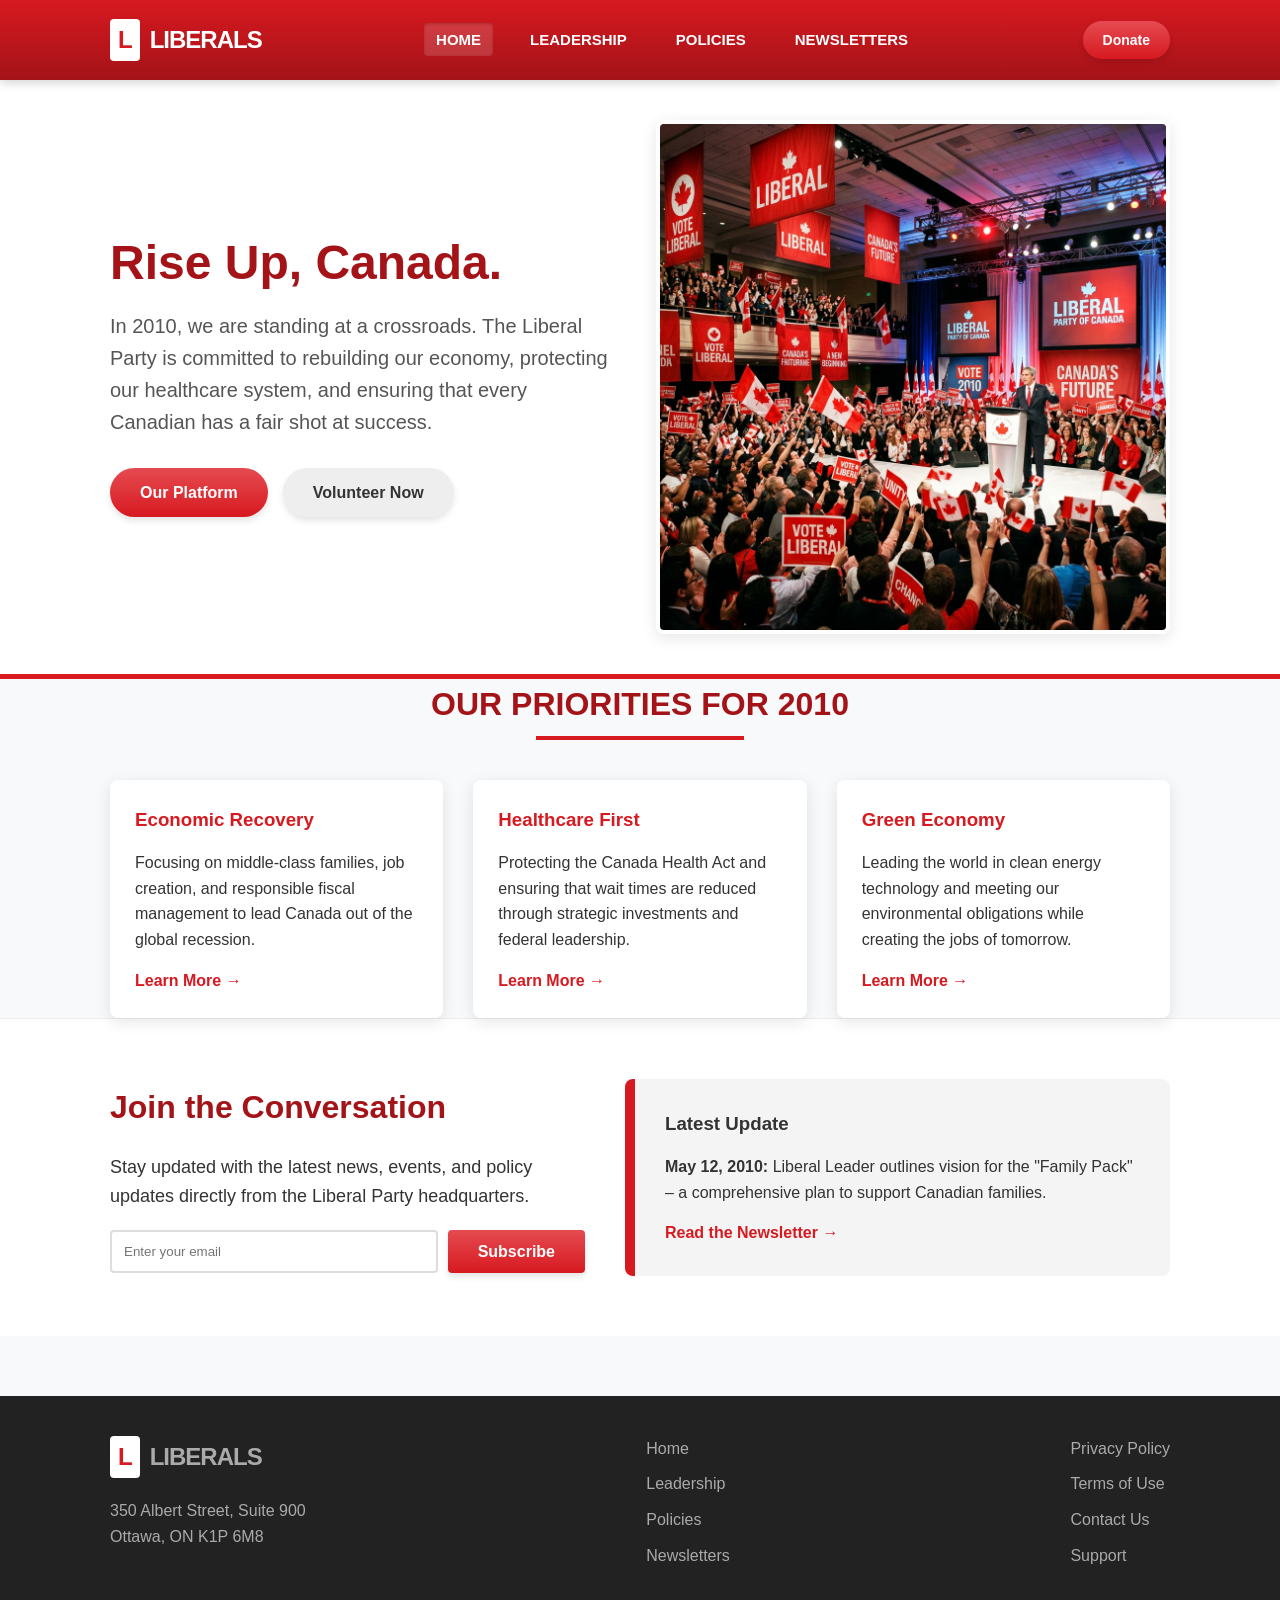
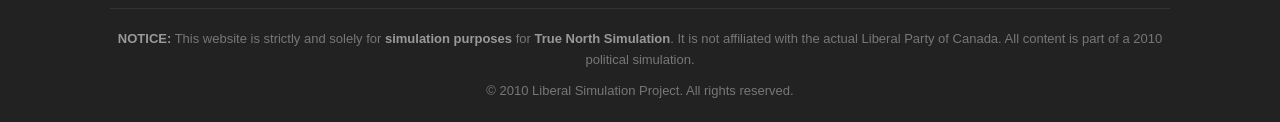
<file: index.html>
<!DOCTYPE html>
<html lang="en">
<head>
    <meta charset="UTF-8">
    <meta name="viewport" content="width=device-width, initial-scale=1.0">
    <title>Liberal Party of Canada | Official Website (2010 Simulation)</title>
    <meta name="description" content="Official 2010 simulation website of the Liberal Party of Canada. Building a better future for all Canadians.">
    <link rel="stylesheet" href="style.css">
</head>
<body>
    <header>
        <div class="nav-container">
            <div class="logo" onclick="location.href='index.html'">
                <span>L</span> LIBERALS
            </div>
            <nav>
                <ul>
                    <li><a href="index.html" class="active">Home</a></li>
                    <li><a href="leadership.html">Leadership</a></li>
                    <li><a href="policies.html">Policies</a></li>
                    <li><a href="newsletters.html">Newsletters</a></li>
                </ul>
            </nav>
            <a href="donate.html" class="btn btn-primary" style="padding: 8px 20px; font-size: 14px;">Donate</a>
        </div>
    </header>

    <main>
        <section class="hero">
            <div class="hero-content">
                <div class="hero-text">
                    <h1>Rise Up, Canada.</h1>
                    <p>In 2010, we are standing at a crossroads. The Liberal Party is committed to rebuilding our economy, protecting our healthcare system, and ensuring that every Canadian has a fair shot at success.</p>
                    <div style="display: flex; gap: 15px;">
                        <a href="policies.html" class="btn btn-primary">Our Platform</a>
                        <a href="#" class="btn" style="background: #eee; color: #333;">Volunteer Now</a>
                    </div>
                </div>
                <div class="hero-image">
                    <img src="assets/hero.png" alt="Liberal Party Rally 2010">
                </div>
            </div>
        </section>

        <section class="container">
            <div class="section-title">
                <h2>Our Priorities for 2010</h2>
            </div>
            <div class="grid">
                <div class="card">
                    <div class="card-body">
                        <h3>Economic Recovery</h3>
                        <p>Focusing on middle-class families, job creation, and responsible fiscal management to lead Canada out of the global recession.</p>
                        <a href="policies.html" style="color: var(--liberal-red); font-weight: bold; text-decoration: none; display: block; margin-top: 15px;">Learn More &rarr;</a>
                    </div>
                </div>
                <div class="card">
                    <div class="card-body">
                        <h3>Healthcare First</h3>
                        <p>Protecting the Canada Health Act and ensuring that wait times are reduced through strategic investments and federal leadership.</p>
                        <a href="policies.html" style="color: var(--liberal-red); font-weight: bold; text-decoration: none; display: block; margin-top: 15px;">Learn More &rarr;</a>
                    </div>
                </div>
                <div class="card">
                    <div class="card-body">
                        <h3>Green Economy</h3>
                        <p>Leading the world in clean energy technology and meeting our environmental obligations while creating the jobs of tomorrow.</p>
                        <a href="policies.html" style="color: var(--liberal-red); font-weight: bold; text-decoration: none; display: block; margin-top: 15px;">Learn More &rarr;</a>
                    </div>
                </div>
            </div>
        </section>

        <section style="background: #fff; border-top: 1px solid #eee;">
            <div class="container" style="display: flex; align-items: center; gap: 40px;">
                <div style="flex: 1;">
                    <h2 style="color: var(--liberal-red-dark); font-size: 32px; margin-bottom: 20px;">Join the Conversation</h2>
                    <p style="font-size: 18px; margin-bottom: 20px;">Stay updated with the latest news, events, and policy updates directly from the Liberal Party headquarters.</p>
                    <form style="display: flex; gap: 10px;">
                        <input type="email" placeholder="Enter your email" style="flex: 1; padding: 12px; border: 2px solid #ddd; border-radius: 4px;">
                        <button type="submit" class="btn btn-primary" style="border-radius: 4px;">Subscribe</button>
                    </form>
                </div>
                <div style="flex: 1; background: #f4f4f4; padding: 30px; border-radius: 8px; border-left: 10px solid var(--liberal-red);">
                    <h3 style="margin-bottom: 15px;">Latest Update</h3>
                    <p><strong>May 12, 2010:</strong> Liberal Leader outlines vision for the "Family Pack" – a comprehensive plan to support Canadian families.</p>
                    <a href="newsletters.html" style="display: inline-block; margin-top: 15px; color: var(--liberal-red); text-decoration: none; font-weight: bold;">Read the Newsletter &rarr;</a>
                </div>
            </div>
        </section>
    </main>

    <footer>
        <div class="container">
            <div class="footer-content">
                <div>
                    <div class="logo" style="margin-bottom: 20px;">
                        <span>L</span> LIBERALS
                    </div>
                    <p>350 Albert Street, Suite 900<br>Ottawa, ON K1P 6M8</p>
                </div>
                <div class="footer-links">
                    <ul>
                        <li><a href="index.html">Home</a></li>
                        <li><a href="leadership.html">Leadership</a></li>
                        <li><a href="policies.html">Policies</a></li>
                        <li><a href="newsletters.html">Newsletters</a></li>
                    </ul>
                </div>
                <div class="footer-links">
                    <ul>
                        <li><a href="#">Privacy Policy</a></li>
                        <li><a href="#">Terms of Use</a></li>
                        <li><a href="#">Contact Us</a></li>
                        <li><a href="#">Support</a></li>
                    </ul>
                </div>
            </div>
            <div class="sim-disclaimer">
                <p><strong>NOTICE:</strong> This website is strictly and solely for <strong>simulation purposes</strong> for <strong>True North Simulation</strong>. It is not affiliated with the actual Liberal Party of Canada. All content is part of a 2010 political simulation.</p>
                <p style="margin-top: 10px;">&copy; 2010 Liberal Simulation Project. All rights reserved.</p>
            </div>
        </div>
    </footer>

    <script src="script.js"></script>
</body>
</html>
</file>
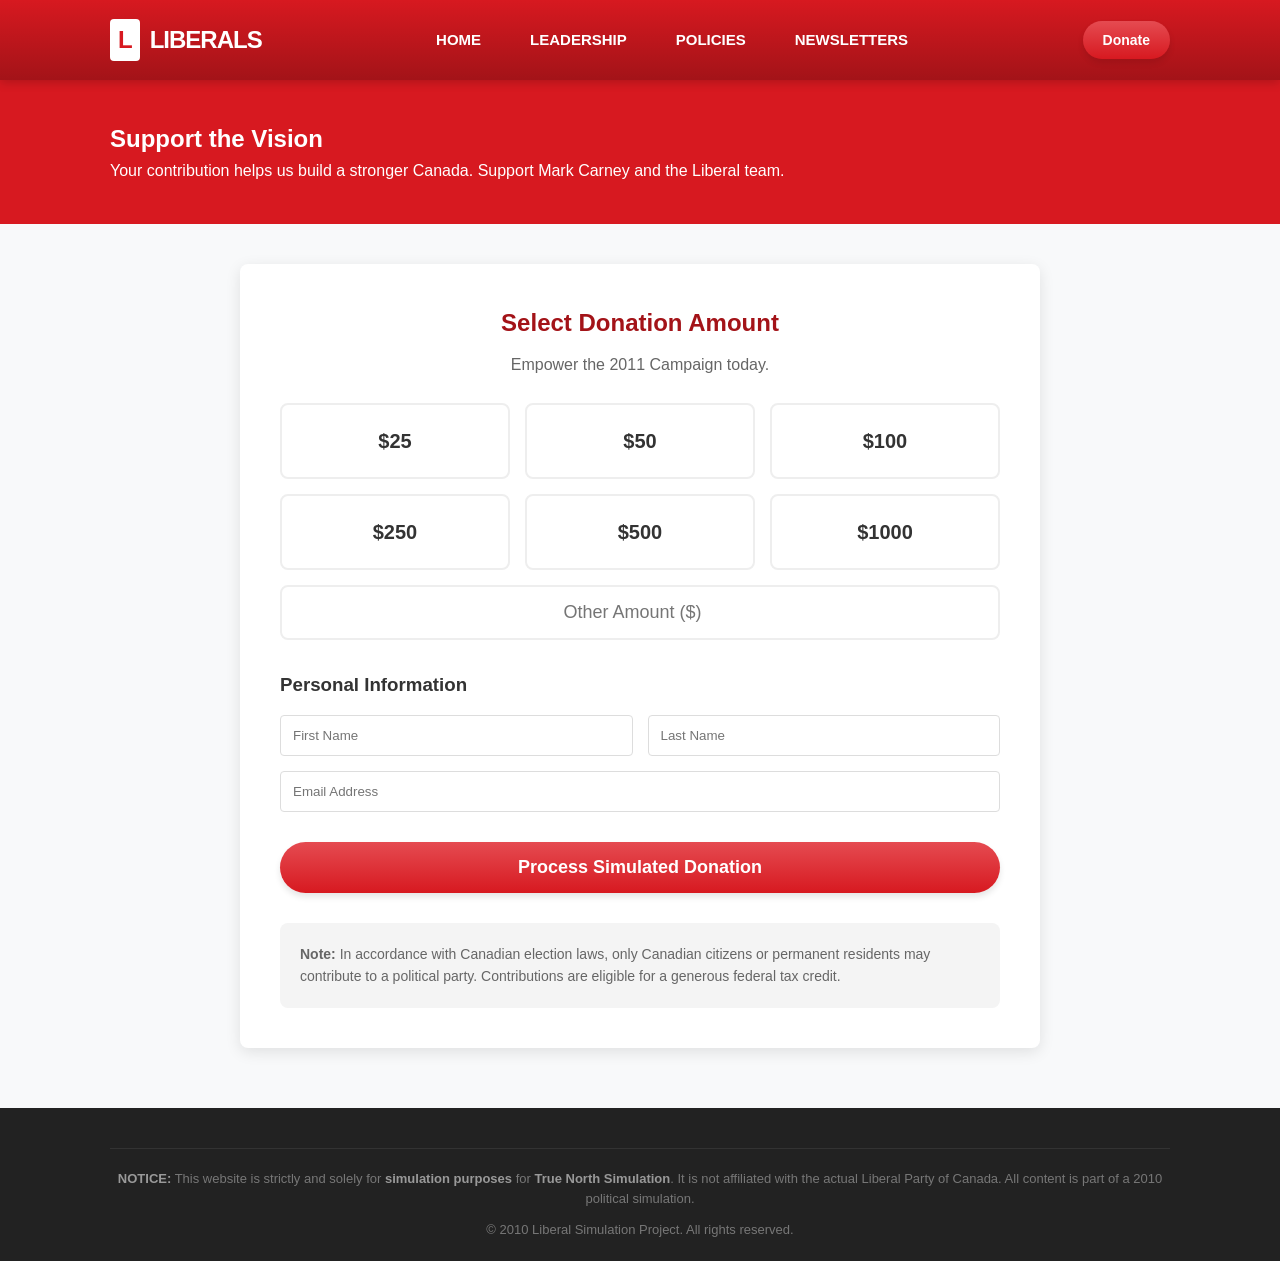
<file: donate.html>
<!DOCTYPE html>
<html lang="en">
<head>
    <meta charset="UTF-8">
    <meta name="viewport" content="width=device-width, initial-scale=1.0">
    <title>Donate | Liberal Party of Canada (2010)</title>
    <link rel="stylesheet" href="style.css">
    <style>
        .donate-container {
            background: white;
            padding: 40px;
            border-radius: 8px;
            box-shadow: var(--shadow);
            max-width: 800px;
            margin: 40px auto;
        }
        .donate-grid {
            display: grid;
            grid-template-columns: repeat(3, 1fr);
            gap: 15px;
            margin: 25px 0;
        }
        .donate-option {
            border: 2px solid #eee;
            padding: 20px;
            text-align: center;
            border-radius: 8px;
            cursor: pointer;
            transition: all 0.2s;
            font-weight: bold;
            font-size: 20px;
        }
        .donate-option:hover, .donate-option.selected {
            border-color: var(--liberal-red);
            color: var(--liberal-red);
            background: #fffafa;
        }
        .donate-option.selected {
            box-shadow: 0 0 10px rgba(215, 25, 32, 0.2);
        }
        .custom-amount {
            grid-column: span 3;
            padding: 15px;
            border: 2px solid #eee;
            border-radius: 8px;
            font-size: 18px;
            text-align: center;
        }
        .benefit-box {
            background: #f4f4f4;
            padding: 20px;
            border-radius: 8px;
            margin-top: 30px;
            font-size: 14px;
            color: #666;
        }
    </style>
</head>
<body>
    <header>
        <div class="nav-container">
            <div class="logo" onclick="location.href='index.html'">
                <span>L</span> LIBERALS
            </div>
            <nav>
                <ul>
                    <li><a href="index.html">Home</a></li>
                    <li><a href="leadership.html">Leadership</a></li>
                    <li><a href="policies.html">Policies</a></li>
                    <li><a href="newsletters.html">Newsletters</a></li>
                </ul>
            </nav>
            <a href="donate.html" class="btn btn-primary active" style="padding: 8px 20px; font-size: 14px;">Donate</a>
        </div>
    </header>

    <main>
        <section style="background: var(--liberal-red); color: white; padding: 40px 0;">
            <div class="container">
                <h1>Support the Vision</h1>
                <p>Your contribution helps us build a stronger Canada. Support Mark Carney and the Liberal team.</p>
            </div>
        </section>

        <section class="container">
            <div class="donate-container">
                <h2 style="color: var(--liberal-red-dark); text-align: center; margin-bottom: 10px;">Select Donation Amount</h2>
                <p style="text-align: center; color: #666;">Empower the 2011 Campaign today.</p>
                
                <div class="donate-grid">
                    <div class="donate-option" onclick="selectAmount(25)">$25</div>
                    <div class="donate-option" onclick="selectAmount(50)">$50</div>
                    <div class="donate-option" onclick="selectAmount(100)">$100</div>
                    <div class="donate-option" onclick="selectAmount(250)">$250</div>
                    <div class="donate-option" onclick="selectAmount(500)">$500</div>
                    <div class="donate-option" onclick="selectAmount(1000)">$1000</div>
                    <input type="number" class="custom-amount" placeholder="Other Amount ($)" id="custom-amt">
                </div>

                <div style="margin-top: 30px;">
                    <h3 style="margin-bottom: 15px;">Personal Information</h3>
                    <div style="display: grid; grid-template-columns: 1fr 1fr; gap: 15px;">
                        <input type="text" placeholder="First Name" style="padding: 12px; border: 1px solid #ddd; border-radius: 4px;">
                        <input type="text" placeholder="Last Name" style="padding: 12px; border: 1px solid #ddd; border-radius: 4px;">
                        <input type="email" placeholder="Email Address" style="padding: 12px; border: 1px solid #ddd; border-radius: 4px; grid-column: span 2;">
                    </div>
                </div>

                <button class="btn btn-primary" style="width: 100%; margin-top: 30px; padding: 15px; font-size: 18px;" onclick="simulateDonation()">Process Simulated Donation</button>

                <div class="benefit-box">
                    <p><strong>Note:</strong> In accordance with Canadian election laws, only Canadian citizens or permanent residents may contribute to a political party. Contributions are eligible for a generous federal tax credit.</p>
                </div>
            </div>
        </section>
    </main>

    <footer>
        <div class="container">
            <div class="sim-disclaimer">
                <p><strong>NOTICE:</strong> This website is strictly and solely for <strong>simulation purposes</strong> for <strong>True North Simulation</strong>. It is not affiliated with the actual Liberal Party of Canada. All content is part of a 2010 political simulation.</p>
                <p style="margin-top: 10px;">&copy; 2010 Liberal Simulation Project. All rights reserved.</p>
            </div>
        </div>
    </footer>

    <script>
        function selectAmount(amt) {
            document.querySelectorAll('.donate-option').forEach(opt => opt.classList.remove('selected'));
            event.target.classList.add('selected');
            document.getElementById('custom-amt').value = '';
        }

        function simulateDonation() {
            const selected = document.querySelector('.donate-option.selected');
            const custom = document.getElementById('custom-amt').value;
            const finalAmt = selected ? selected.innerText : (custom ? '$' + custom : null);

            if (!finalAmt) {
                alert('Please select or enter a donation amount.');
                return;
            }

            alert(`Thank you for your simulated donation of ${finalAmt}! This has been logged for True North Simulation.`);
        }
    </script>
</body>
</html>
</file>
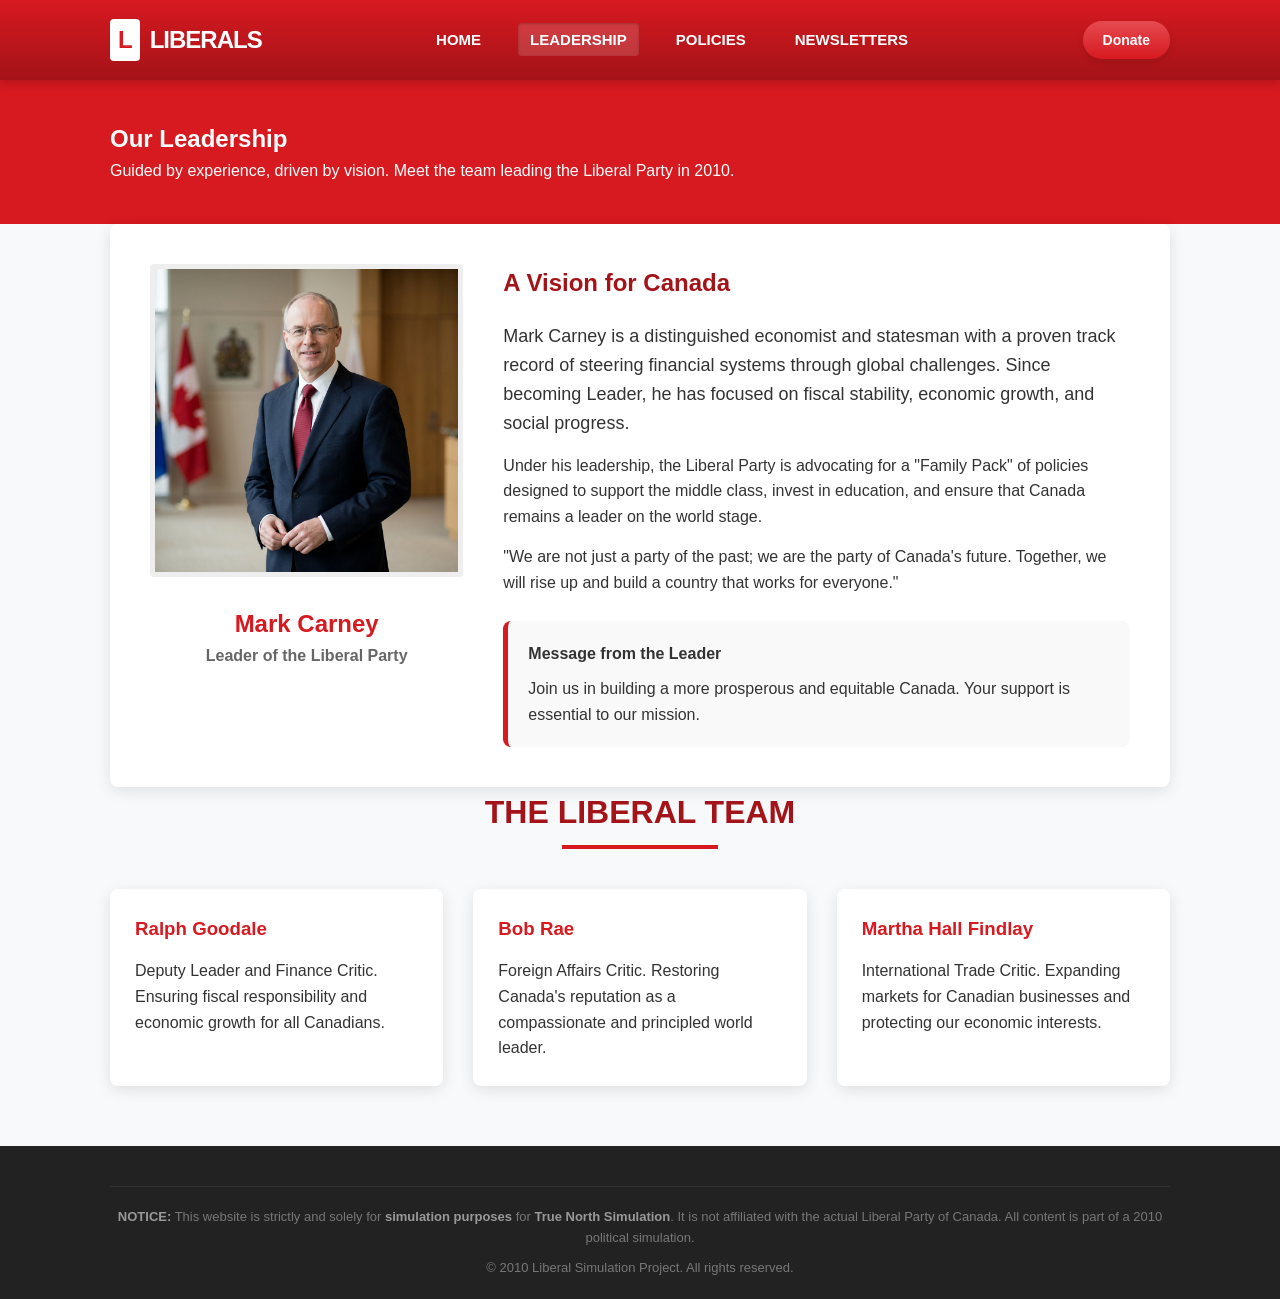
<file: leadership.html>
<!DOCTYPE html>
<html lang="en">
<head>
    <meta charset="UTF-8">
    <meta name="viewport" content="width=device-width, initial-scale=1.0">
    <title>Leadership | Liberal Party of Canada (2010)</title>
    <link rel="stylesheet" href="style.css">
</head>
<body>
    <header>
        <div class="nav-container">
            <div class="logo" onclick="location.href='index.html'">
                <span>L</span> LIBERALS
            </div>
            <nav>
                <ul>
                    <li><a href="index.html">Home</a></li>
                    <li><a href="leadership.html" class="active">Leadership</a></li>
                    <li><a href="policies.html">Policies</a></li>
                    <li><a href="newsletters.html">Newsletters</a></li>
                </ul>
            </nav>
            <a href="donate.html" class="btn btn-primary" style="padding: 8px 20px; font-size: 14px;">Donate</a>
        </div>
    </header>

    <main>
        <section style="background: var(--liberal-red); color: white; padding: 40px 0;">
            <div class="container">
                <h1>Our Leadership</h1>
                <p>Guided by experience, driven by vision. Meet the team leading the Liberal Party in 2010.</p>
            </div>
        </section>

        <section class="container">
            <div class="leadership-grid">
                <div class="leader-photo">
                    <img src="assets/leader.png" alt="Leader of the Liberal Party">
                    <div style="margin-top: 20px; text-align: center;">
                        <h3 style="font-size: 24px; color: var(--liberal-red);">Mark Carney</h3>
                        <p style="color: #666; font-weight: bold;">Leader of the Liberal Party</p>
                    </div>
                </div>
                <div class="leader-bio">
                    <h2 style="color: var(--liberal-red-dark); margin-bottom: 20px;">A Vision for Canada</h2>
                    <p style="margin-bottom: 15px; font-size: 18px;">Mark Carney is a distinguished economist and statesman with a proven track record of steering financial systems through global challenges. Since becoming Leader, he has focused on fiscal stability, economic growth, and social progress.</p>
                    <p style="margin-bottom: 15px;">Under his leadership, the Liberal Party is advocating for a "Family Pack" of policies designed to support the middle class, invest in education, and ensure that Canada remains a leader on the world stage.</p>
                    <p style="margin-bottom: 25px;">"We are not just a party of the past; we are the party of Canada's future. Together, we will rise up and build a country that works for everyone."</p>
                    
                    <div style="background: #f9f9f9; padding: 20px; border-radius: 8px; border-left: 5px solid var(--liberal-red);">
                        <h4 style="margin-bottom: 10px;">Message from the Leader</h4>
                        <p>Join us in building a more prosperous and equitable Canada. Your support is essential to our mission.</p>
                    </div>
                </div>
            </div>
        </section>

        <section class="container">
            <div class="section-title">
                <h2>The Liberal Team</h2>
            </div>
            <div class="grid">
                <div class="card">
                    <div class="card-body">
                        <h3>Ralph Goodale</h3>
                        <p>Deputy Leader and Finance Critic. Ensuring fiscal responsibility and economic growth for all Canadians.</p>
                    </div>
                </div>
                <div class="card">
                    <div class="card-body">
                        <h3>Bob Rae</h3>
                        <p>Foreign Affairs Critic. Restoring Canada's reputation as a compassionate and principled world leader.</p>
                    </div>
                </div>
                <div class="card">
                    <div class="card-body">
                        <h3>Martha Hall Findlay</h3>
                        <p>International Trade Critic. Expanding markets for Canadian businesses and protecting our economic interests.</p>
                    </div>
                </div>
            </div>
        </section>
    </main>

    <footer>
        <div class="container">
            <div class="sim-disclaimer">
                <p><strong>NOTICE:</strong> This website is strictly and solely for <strong>simulation purposes</strong> for <strong>True North Simulation</strong>. It is not affiliated with the actual Liberal Party of Canada. All content is part of a 2010 political simulation.</p>
                <p style="margin-top: 10px;">&copy; 2010 Liberal Simulation Project. All rights reserved.</p>
            </div>
        </div>
    </footer>
</body>
</html>
</file>
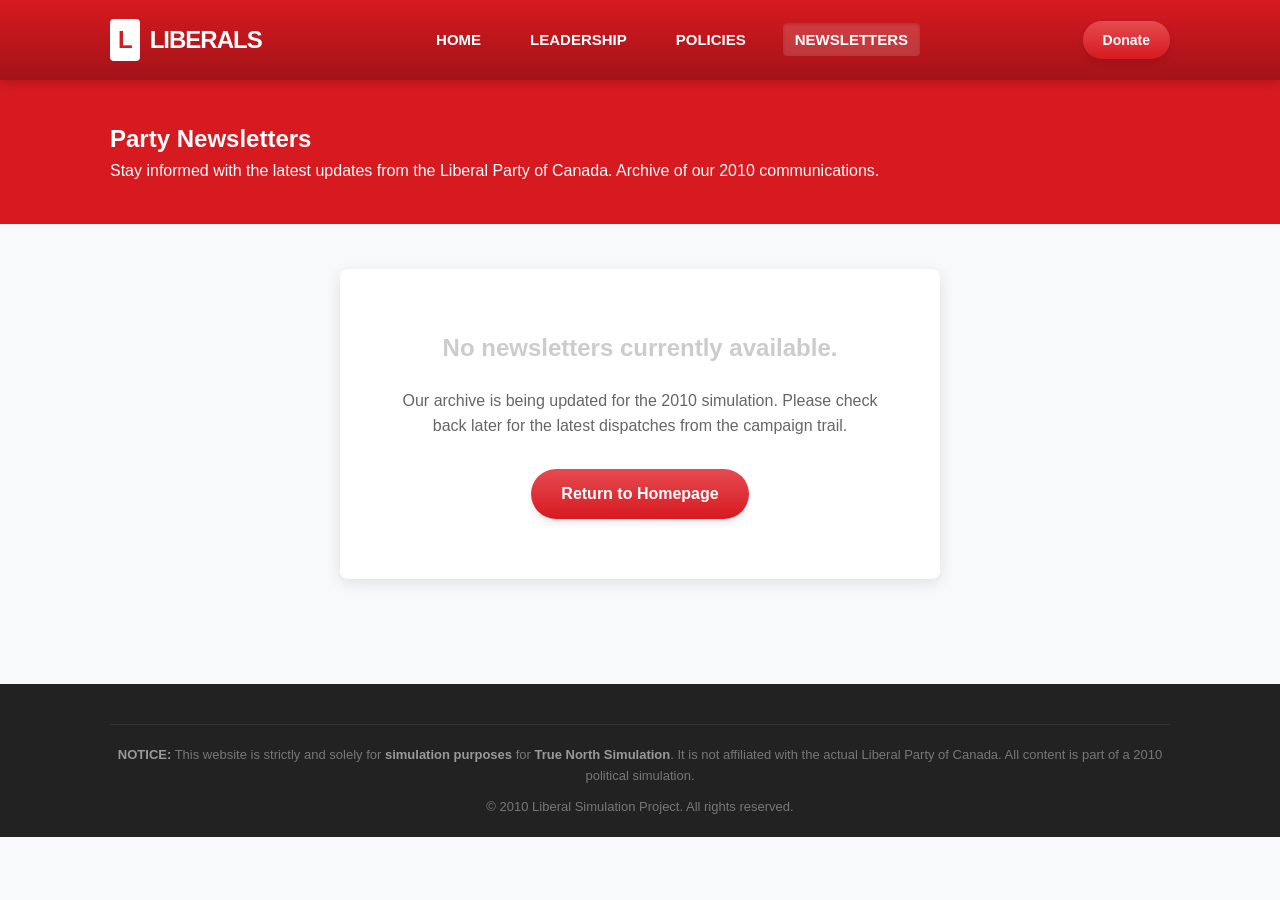
<file: newsletters.html>
<!DOCTYPE html>
<html lang="en">
<head>
    <meta charset="UTF-8">
    <meta name="viewport" content="width=device-width, initial-scale=1.0">
    <title>Newsletters | Liberal Party of Canada (2010)</title>
    <link rel="stylesheet" href="style.css">
</head>
<body>
    <header>
        <div class="nav-container">
            <div class="logo" onclick="location.href='index.html'">
                <span>L</span> LIBERALS
            </div>
            <nav>
                <ul>
                    <li><a href="index.html">Home</a></li>
                    <li><a href="leadership.html">Leadership</a></li>
                    <li><a href="policies.html">Policies</a></li>
                    <li><a href="newsletters.html" class="active">Newsletters</a></li>
                </ul>
            </nav>
            <a href="donate.html" class="btn btn-primary" style="padding: 8px 20px; font-size: 14px;">Donate</a>
        </div>
    </header>

    <main>
        <section style="background: var(--liberal-red); color: white; padding: 40px 0;">
            <div class="container">
                <h1>Party Newsletters</h1>
                <p>Stay informed with the latest updates from the Liberal Party of Canada. Archive of our 2010 communications.</p>
            </div>
        </section>

        <section class="container" style="min-height: 400px; display: flex; flex-direction: column; justify-content: center; align-items: center; text-align: center;">
            <div style="background: white; padding: 60px; border-radius: 8px; box-shadow: var(--shadow); max-width: 600px;">
                <h2 style="color: #ccc; margin-bottom: 20px;">No newsletters currently available.</h2>
                <p style="color: #666; margin-bottom: 30px;">Our archive is being updated for the 2010 simulation. Please check back later for the latest dispatches from the campaign trail.</p>
                <a href="index.html" class="btn btn-primary">Return to Homepage</a>
            </div>
        </section>
    </main>

    <footer>
        <div class="container">
            <div class="sim-disclaimer">
                <p><strong>NOTICE:</strong> This website is strictly and solely for <strong>simulation purposes</strong> for <strong>True North Simulation</strong>. It is not affiliated with the actual Liberal Party of Canada. All content is part of a 2010 political simulation.</p>
                <p style="margin-top: 10px;">&copy; 2010 Liberal Simulation Project. All rights reserved.</p>
            </div>
        </div>
    </footer>
</body>
</html>
</file>
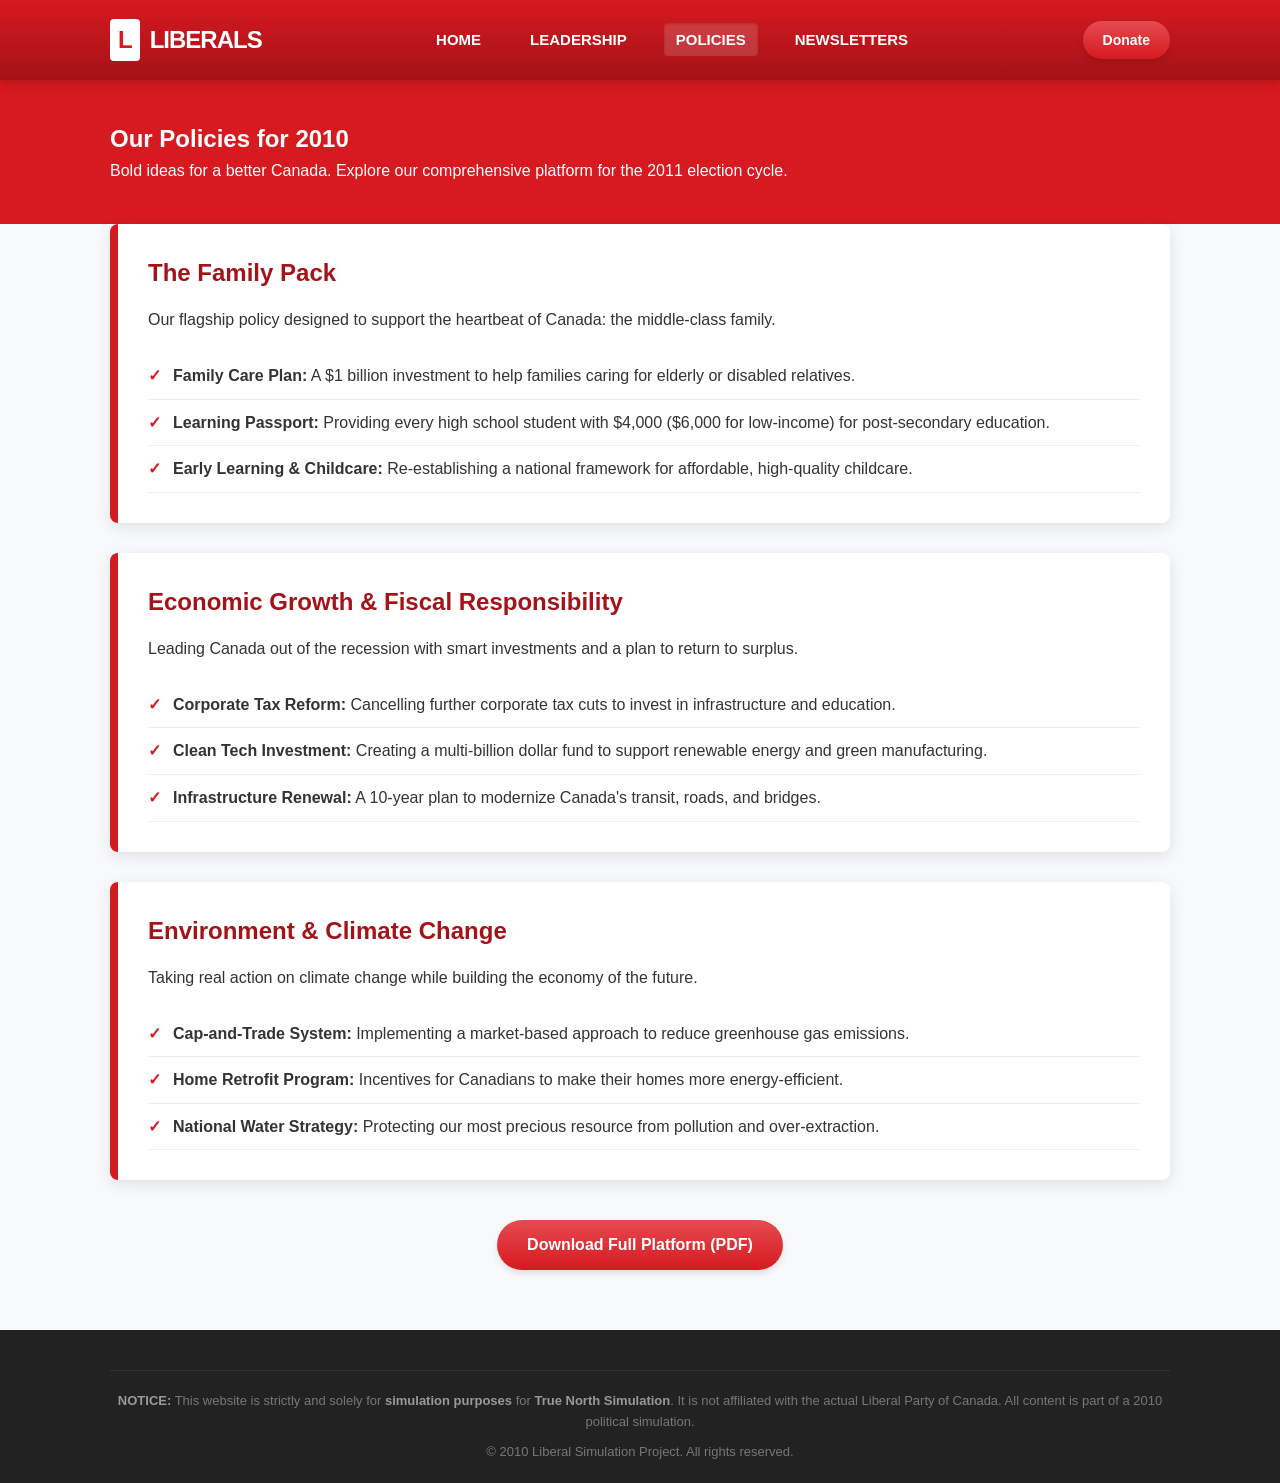
<file: policies.html>
<!DOCTYPE html>
<html lang="en">
<head>
    <meta charset="UTF-8">
    <meta name="viewport" content="width=device-width, initial-scale=1.0">
    <title>Policies | Liberal Party of Canada (2010)</title>
    <link rel="stylesheet" href="style.css">
    <style>
        .policy-cat {
            background: white;
            padding: 30px;
            border-radius: 8px;
            box-shadow: var(--shadow);
            margin-bottom: 30px;
            border-left: 8px solid var(--liberal-red);
        }
        .policy-cat h3 {
            color: var(--liberal-red-dark);
            margin-bottom: 15px;
            font-size: 24px;
        }
        .policy-list {
            list-style: none;
        }
        .policy-list li {
            padding: 10px 0;
            border-bottom: 1px solid #eee;
            position: relative;
            padding-left: 25px;
        }
        .policy-list li::before {
            content: '✓';
            position: absolute;
            left: 0;
            color: var(--liberal-red);
            font-weight: bold;
        }
    </style>
</head>
<body>
    <header>
        <div class="nav-container">
            <div class="logo" onclick="location.href='index.html'">
                <span>L</span> LIBERALS
            </div>
            <nav>
                <ul>
                    <li><a href="index.html">Home</a></li>
                    <li><a href="leadership.html">Leadership</a></li>
                    <li><a href="policies.html" class="active">Policies</a></li>
                    <li><a href="newsletters.html">Newsletters</a></li>
                </ul>
            </nav>
            <a href="donate.html" class="btn btn-primary" style="padding: 8px 20px; font-size: 14px;">Donate</a>
        </div>
    </header>

    <main>
        <section style="background: var(--liberal-red); color: white; padding: 40px 0;">
            <div class="container">
                <h1>Our Policies for 2010</h1>
                <p>Bold ideas for a better Canada. Explore our comprehensive platform for the 2011 election cycle.</p>
            </div>
        </section>

        <section class="container">
            <div class="policy-cat">
                <h3>The Family Pack</h3>
                <p style="margin-bottom: 20px;">Our flagship policy designed to support the heartbeat of Canada: the middle-class family.</p>
                <ul class="policy-list">
                    <li><strong>Family Care Plan:</strong> A $1 billion investment to help families caring for elderly or disabled relatives.</li>
                    <li><strong>Learning Passport:</strong> Providing every high school student with $4,000 ($6,000 for low-income) for post-secondary education.</li>
                    <li><strong>Early Learning & Childcare:</strong> Re-establishing a national framework for affordable, high-quality childcare.</li>
                </ul>
            </div>

            <div class="policy-cat">
                <h3>Economic Growth & Fiscal Responsibility</h3>
                <p style="margin-bottom: 20px;">Leading Canada out of the recession with smart investments and a plan to return to surplus.</p>
                <ul class="policy-list">
                    <li><strong>Corporate Tax Reform:</strong> Cancelling further corporate tax cuts to invest in infrastructure and education.</li>
                    <li><strong>Clean Tech Investment:</strong> Creating a multi-billion dollar fund to support renewable energy and green manufacturing.</li>
                    <li><strong>Infrastructure Renewal:</strong> A 10-year plan to modernize Canada's transit, roads, and bridges.</li>
                </ul>
            </div>

            <div class="policy-cat">
                <h3>Environment & Climate Change</h3>
                <p style="margin-bottom: 20px;">Taking real action on climate change while building the economy of the future.</p>
                <ul class="policy-list">
                    <li><strong>Cap-and-Trade System:</strong> Implementing a market-based approach to reduce greenhouse gas emissions.</li>
                    <li><strong>Home Retrofit Program:</strong> Incentives for Canadians to make their homes more energy-efficient.</li>
                    <li><strong>National Water Strategy:</strong> Protecting our most precious resource from pollution and over-extraction.</li>
                </ul>
            </div>

            <div style="text-align: center; margin-top: 40px;">
                <a href="#" class="btn btn-primary">Download Full Platform (PDF)</a>
            </div>
        </section>
    </main>

    <footer>
        <div class="container">
            <div class="sim-disclaimer">
                <p><strong>NOTICE:</strong> This website is strictly and solely for <strong>simulation purposes</strong> for <strong>True North Simulation</strong>. It is not affiliated with the actual Liberal Party of Canada. All content is part of a 2010 political simulation.</p>
                <p style="margin-top: 10px;">&copy; 2010 Liberal Simulation Project. All rights reserved.</p>
            </div>
        </div>
    </footer>
</body>
</html>
</file>
<file: style.css>
/*
  Liberal Party of Canada - 2010 Campaign Theme
  Aesthetic: Glossy, Red-dominant, Professional, Modern-2010
*/

:root {
  --liberal-red: #D71920;
  --liberal-red-dark: #A31318;
  --liberal-red-light: #E54B51;
  --bg-color: #F8F9FA;
  --text-color: #333333;
  --header-height: 80px;
  --max-width: 1100px;
  --shadow: 0 4px 15px rgba(0, 0, 0, 0.1);
  --gloss: linear-gradient(to bottom, rgba(255,255,255,0.3) 0%, rgba(255,255,255,0) 50%, rgba(0,0,0,0.05) 100%);
}

* {
  box-sizing: border-box;
  margin: 0;
  padding: 0;
}

body {
  font-family: 'Segoe UI', Tahoma, Geneva, Verdana, sans-serif;
  background-color: var(--bg-color);
  color: var(--text-color);
  line-height: 1.6;
}

/* Header & Navigation */
header {
  background: var(--liberal-red);
  background: linear-gradient(180deg, var(--liberal-red) 0%, var(--liberal-red-dark) 100%);
  color: white;
  height: var(--header-height);
  position: sticky;
  top: 0;
  z-index: 1000;
  box-shadow: 0 2px 10px rgba(0,0,0,0.2);
}

.nav-container {
  max-width: var(--max-width);
  margin: 0 auto;
  display: flex;
  justify-content: space-between;
  align-items: center;
  height: 100%;
  padding: 0 20px;
}

.logo {
  font-size: 24px;
  font-weight: 800;
  text-transform: uppercase;
  letter-spacing: -1px;
  display: flex;
  align-items: center;
  gap: 10px;
  cursor: pointer;
}

.logo span {
  background: white;
  color: var(--liberal-red);
  padding: 2px 8px;
  border-radius: 4px;
}

nav ul {
  display: flex;
  list-style: none;
  gap: 25px;
}

nav a {
  color: white;
  text-decoration: none;
  font-weight: 600;
  font-size: 15px;
  text-transform: uppercase;
  transition: all 0.3s ease;
  padding: 8px 12px;
  border-radius: 4px;
}

nav a:hover, nav a.active {
  background: rgba(255, 255, 255, 0.15);
  box-shadow: inset 0 1px 3px rgba(0,0,0,0.2);
}

/* Hero Section */
.hero {
  background: #fff;
  border-bottom: 5px solid var(--liberal-red);
  padding: 40px 0;
  position: relative;
  overflow: hidden;
}

.hero-content {
  max-width: var(--max-width);
  margin: 0 auto;
  padding: 0 20px;
  display: flex;
  align-items: center;
  gap: 40px;
}

.hero-text {
  flex: 1;
}

.hero-text h1 {
  font-size: 48px;
  color: var(--liberal-red-dark);
  line-height: 1.1;
  margin-bottom: 20px;
  font-weight: 800;
}

.hero-text p {
  font-size: 20px;
  color: #555;
  margin-bottom: 30px;
}

.hero-image {
  flex: 1;
  border-radius: 8px;
  box-shadow: var(--shadow);
  overflow: hidden;
  border: 4px solid white;
}

.hero-image img {
  width: 100%;
  display: block;
}

/* Buttons */
.btn {
  display: inline-block;
  padding: 12px 30px;
  border-radius: 50px;
  text-decoration: none;
  font-weight: bold;
  font-size: 16px;
  transition: all 0.3s ease;
  border: none;
  cursor: pointer;
  box-shadow: 0 4px 6px rgba(0,0,0,0.1);
}

.btn-primary {
  background: var(--liberal-red);
  background: linear-gradient(180deg, var(--liberal-red-light) 0%, var(--liberal-red) 100%);
  color: white;
}

.btn-primary:hover {
  transform: translateY(-2px);
  box-shadow: 0 6px 12px rgba(215, 25, 32, 0.3);
}

/* Sections */
section {
  padding: 60px 0;
}

.container {
  max-width: var(--max-width);
  margin: 0 auto;
  padding: 0 20px;
}

.section-title {
  text-align: center;
  margin-bottom: 40px;
}

.section-title h2 {
  font-size: 32px;
  color: var(--liberal-red-dark);
  text-transform: uppercase;
  position: relative;
  display: inline-block;
  padding-bottom: 10px;
}

.section-title h2::after {
  content: '';
  position: absolute;
  bottom: 0;
  left: 25%;
  width: 50%;
  height: 4px;
  background: var(--liberal-red);
}

/* Cards */
.grid {
  display: grid;
  grid-template-columns: repeat(auto-fit, minmax(300px, 1fr));
  gap: 30px;
}

.card {
  background: white;
  border-radius: 8px;
  overflow: hidden;
  box-shadow: var(--shadow);
  transition: transform 0.3s ease;
}

.card:hover {
  transform: translateY(-5px);
}

.card-img {
  height: 200px;
  background: #ddd;
  overflow: hidden;
}

.card-img img {
  width: 100%;
  height: 100%;
  object-fit: cover;
}

.card-body {
  padding: 25px;
}

.card-body h3 {
  color: var(--liberal-red);
  margin-bottom: 15px;
}

/* Footer */
footer {
  background: #222;
  color: #aaa;
  padding: 40px 0 20px;
  margin-top: 60px;
}

.footer-content {
  display: flex;
  justify-content: space-between;
  margin-bottom: 30px;
}

.footer-links ul {
  list-style: none;
}

.footer-links li {
  margin-bottom: 10px;
}

.footer-links a {
  color: #aaa;
  text-decoration: none;
}

.footer-links a:hover {
  color: white;
}

.sim-disclaimer {
  border-top: 1px solid #333;
  padding-top: 20px;
  text-align: center;
  font-size: 13px;
  color: #777;
}

.sim-disclaimer strong {
  color: #999;
}

/* Page Specifics */
.leadership-grid {
  display: grid;
  grid-template-columns: 1fr 2fr;
  gap: 40px;
  background: white;
  padding: 40px;
  border-radius: 8px;
  box-shadow: var(--shadow);
}

.leader-photo img {
  width: 100%;
  border-radius: 4px;
  border: 5px solid #eee;
}

.newsletter-item {
  display: flex;
  gap: 20px;
  background: white;
  padding: 20px;
  margin-bottom: 20px;
  border-radius: 8px;
  box-shadow: var(--shadow);
  align-items: center;
}

.newsletter-date {
  background: var(--liberal-red);
  color: white;
  padding: 10px;
  border-radius: 4px;
  text-align: center;
  min-width: 80px;
}

.newsletter-date span {
  display: block;
  font-weight: bold;
  font-size: 20px;
}
</file>
